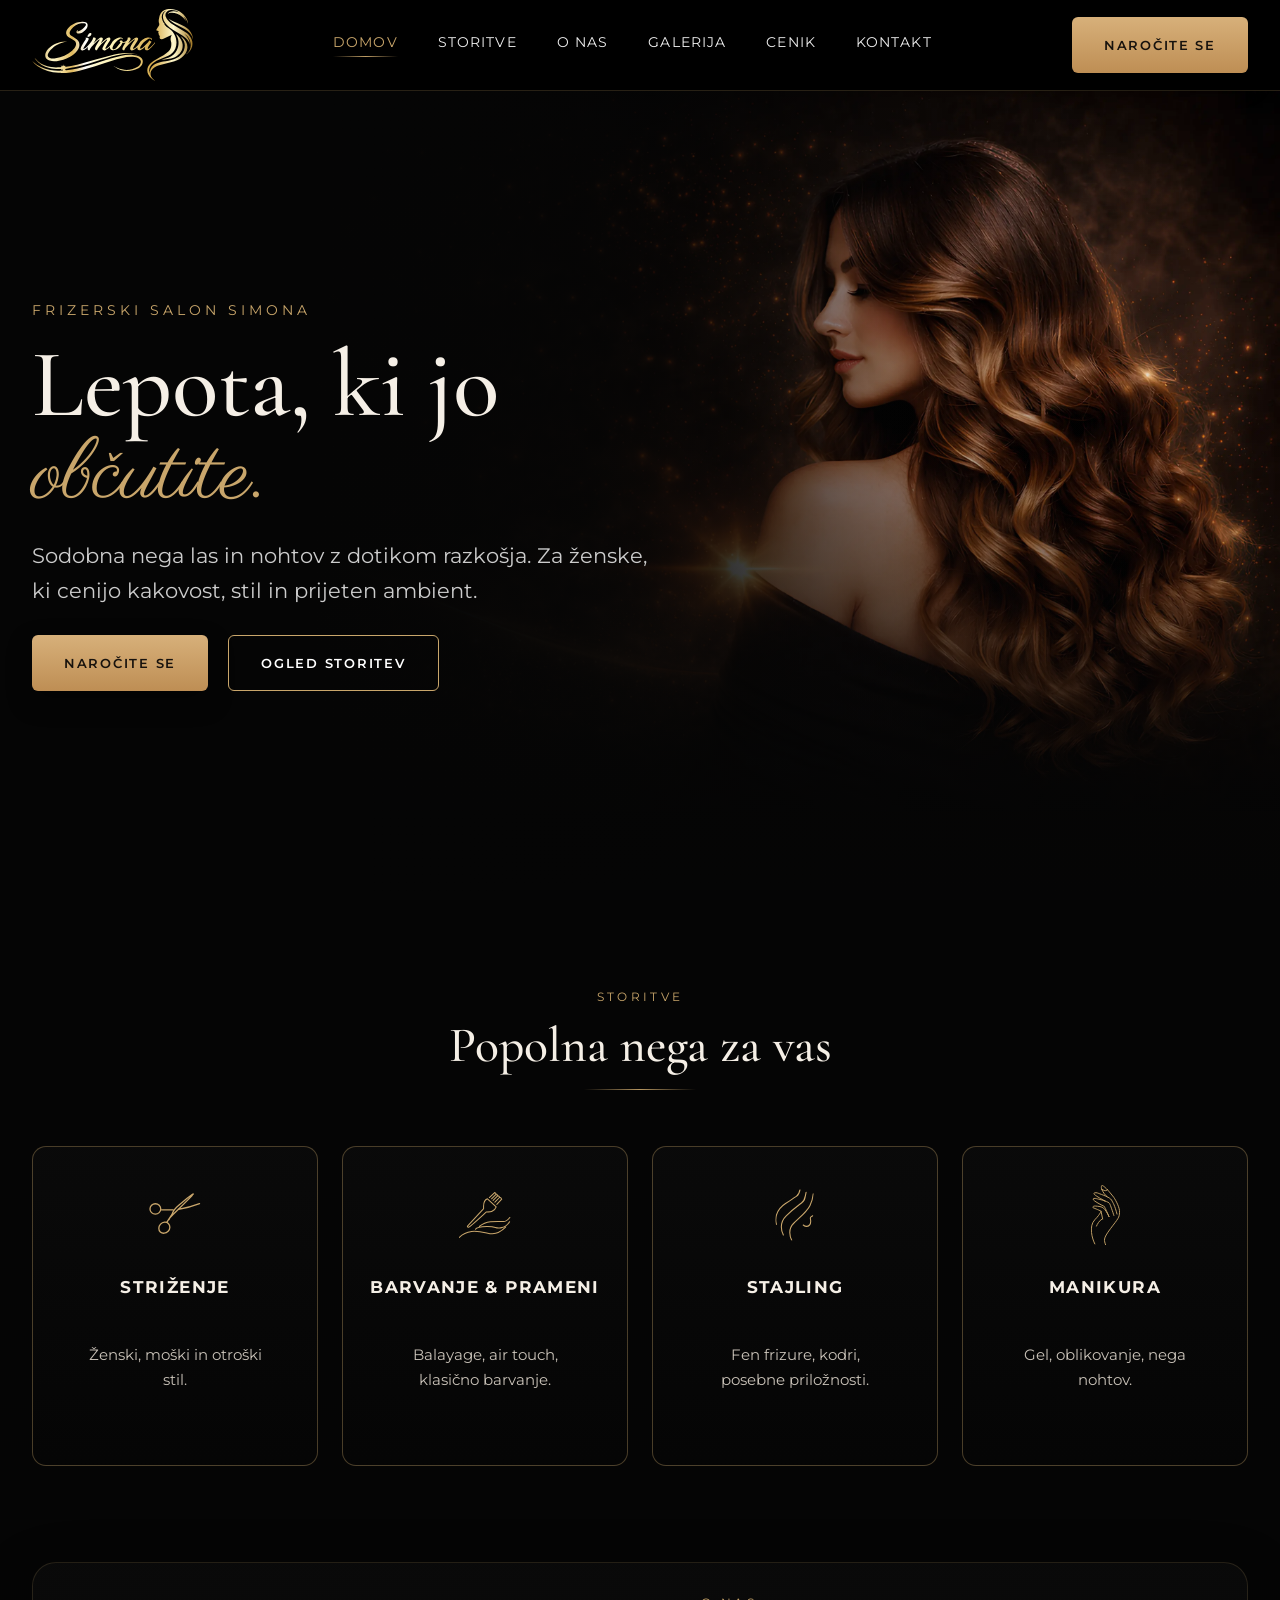
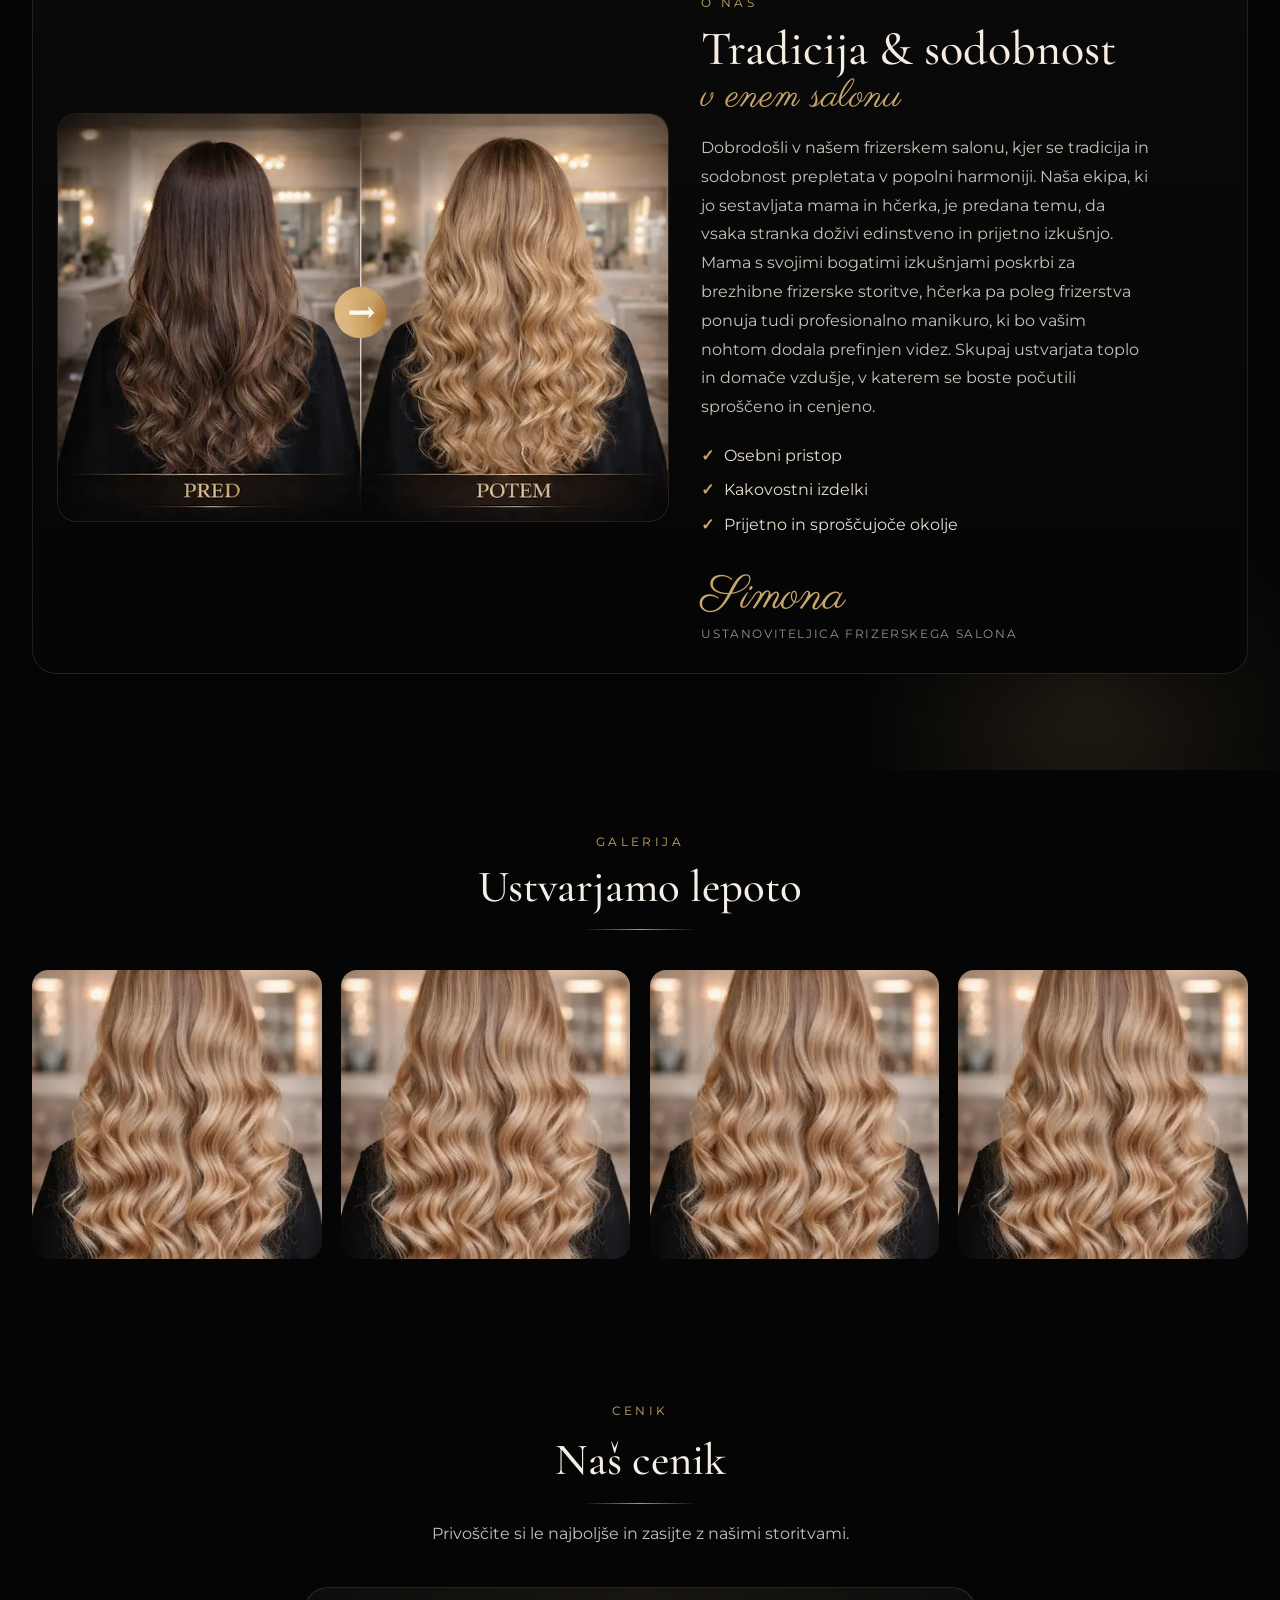
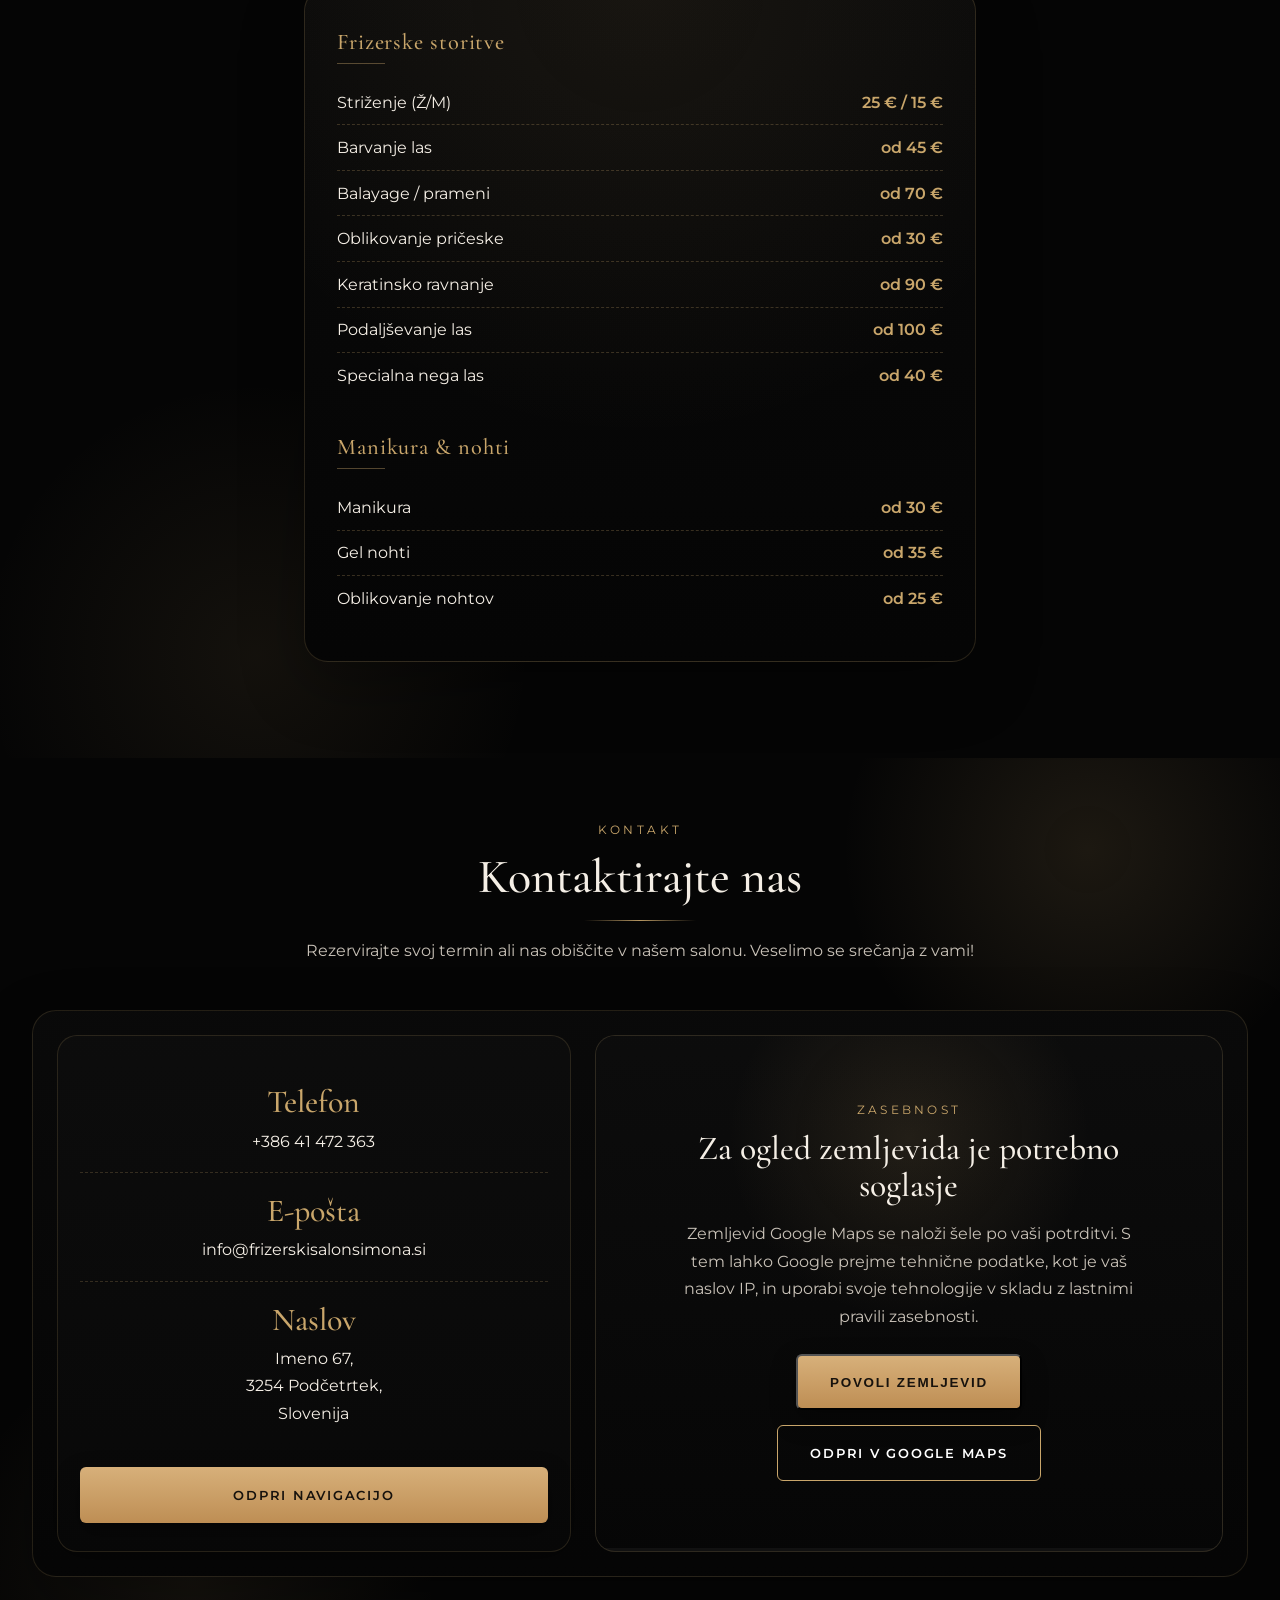
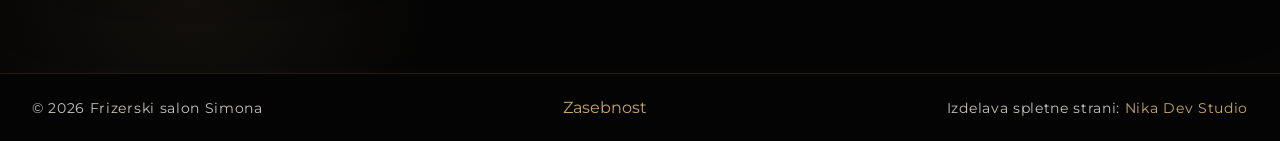
<file: index.html>
<!doctype html>
<html lang="sl">
  <head>
    <meta charset="UTF-8" />
    <meta name="viewport" content="width=device-width, initial-scale=1.0" />

    <title>
      Frizerski salon Simona | Striženje, barvanje, stajling in manikura
    </title>

    <meta
      name="description"
      content="Frizerski salon Simona nudi sodobno striženje, barvanje, stajling in manikuro v prijetnem in elegantnem ambientu v Podčetrtku."
    />
    <meta name="author" content="Frizerski salon Simona" />
    <meta name="robots" content="index, follow" />
    <meta name="theme-color" content="#050505" />

    <!-- Open Graph -->
    <meta
      property="og:title"
      content="Frizerski salon Simona | Striženje, barvanje, stajling in manikura"
    />
    <meta
      property="og:description"
      content="Sodobna nega las in nohtov z dotikom razkošja. Odkrijte storitve frizerskega salona Simona."
    />
    <meta property="og:type" content="website" />
    <meta property="og:locale" content="sl_SI" />
    <meta property="og:image" content="obrazky/hero-simona.webp" />

    <!-- Favicon placeholder -->
    <link rel="icon" type="image/png" href="obrazky/favicon.png" />

    <link rel="stylesheet" href="styles.css" />

    <link rel="preconnect" href="https://fonts.googleapis.com" />
    <link rel="preconnect" href="https://fonts.gstatic.com" crossorigin />
    <link
      href="https://fonts.googleapis.com/css2?family=Cormorant+Garamond:wght@400;500;600;700&family=Montserrat:wght@400;500;600;700&family=Parisienne&display=swap"
      rel="stylesheet"
    />
  </head>

  <body>
    <header class="header">
      <div class="container header-inner">
        <a href="#home" class="logo" aria-label="Frizerski salon Simona">
  <img
    src="obrazky/logo-simona.svg"
    alt="Frizerski salon Simona"
    class="logo-image"
  />
</a>

        <button
          class="menu-toggle"
          type="button"
          aria-label="Odpri meni"
          aria-expanded="false"
          aria-controls="mobile-menu"
        >
          <span></span>
          <span></span>
          <span></span>
        </button>

        <nav class="nav" aria-label="Glavna navigacija">
          <a href="#home">DOMOV</a>
          <a href="#services">STORITVE</a>
          <a href="#about">O NAS</a>
          <a href="#gallery">GALERIJA</a>
          <a href="#pricing">CENIK</a>
          <a href="#contact">KONTAKT</a>
        </nav>

        <a href="#contact" class="btn btn-primary header-cta">
          <span>NAROČITE SE</span>
        </a>
      </div>

      <div class="mobile-menu" id="mobile-menu">
        <nav class="mobile-nav" aria-label="Mobilna navigacija">
          <a href="#home">DOMOV</a>
          <a href="#services">STORITVE</a>
          <a href="#about">O NAS</a>
          <a href="#gallery">GALERIJA</a>
          <a href="#pricing">CENIK</a>
          <a href="#contact">KONTAKT</a>
          <a href="#contact" class="btn btn-primary mobile-menu-btn">
            <span>NAROČITE SE</span>
          </a>
        </nav>
      </div>
    </header>

    <main>
      <section class="hero" id="home">
        <div class="container hero-inner">
          <div class="hero-content">
            <p class="kicker">FRIZERSKI SALON SIMONA</p>

            <h1>
              Lepota, ki jo
              <span>občutite.</span>
            </h1>

            <p class="desc">
              Sodobna nega las in nohtov z dotikom razkošja. Za ženske, ki
              cenijo kakovost, stil in prijeten ambient.
            </p>

            <div class="buttons">
              <a href="#contact" class="btn btn-primary">
                <span>NAROČITE SE</span>
              </a>
              <a href="#services" class="btn outline">OGLED STORITEV</a>
            </div>
          </div>
        </div>

        <div class="hero-image-wrap" aria-hidden="true">
          <img src="obrazky/hero-simona.webp" alt="" class="hero-image" />
        </div>
      </section>

      <section class="services" id="services">
        <div class="container">
          <div class="services-heading">
            <p class="section-kicker">STORITVE</p>
            <h2>Popolna nega za vas</h2>
            <div class="section-line"></div>
          </div>

          <div class="services-grid">
            <article class="service-card">
              <div class="service-icon">
                <svg viewBox="0 0 157 135" aria-hidden="true">
                  <path
                    d="M19.5 33.0081C28.6866 33.0081 36 40.2445 36 49.0081C36 57.7717 28.6866 65.0081 19.5 65.0081C10.3134 65.0081 3 57.7717 3 49.0081C3 40.2445 10.3134 33.0081 19.5 33.0081Z"
                  />
                  <path
                    d="M35.3752 95.4487C42.3431 88.0421 53.0579 87.4926 59.3016 93.3666C65.5453 99.2405 65.6502 109.969 58.6823 117.375C51.7143 124.782 40.9996 125.332 34.7558 119.458C28.5121 113.584 28.4072 102.855 35.3752 95.4487Z"
                  />
                  <path
                    d="M38.5 51.5081H74M55.5 88.5081L71 65.0081C72.1667 60.3414 77.7 48.4081 90.5 38.0081C106.5 25.0081 133 2.5081 135.5 3.0081C137.5 3.4081 105.667 34.8414 89.5 50.5081C80 59.5081 61.1 78.3081 61.5 81.5081M90.5 50.5081C101.333 48.5081 129.4 42.1081 155 32.5081"
                  />
                </svg>
              </div>
              <h3>STRIŽENJE</h3>
              <p>Ženski, moški in otroški stil.</p>
            </article>

            <article class="service-card">
              <div class="service-icon">
                <svg viewBox="0 0 199 178" aria-hidden="true">
                  <path
                    d="M118.074 21.4678L138.574 1.9678L143.824 5.9678V9.4678M143.824 9.4678L126.574 26.4678M143.824 9.4678L148.824 10.4678L151.097 14.4678M151.097 14.4678L132.574 32.9678M151.097 14.4678L155.574 16.4678L157.704 19.9678L158.074 20.4678M139.574 39.4678L158.074 20.4678M158.074 20.4678L163.074 22.9678L166.074 27.9678L147.074 47.9678M1.07434 176.468C7.40767 169.968 25.8743 156.268 49.0743 153.468C78.0743 149.968 111.854 161.509 120.574 161.968C130.074 162.468 149.074 168.968 181.074 136.968M64.0743 144.968C65.9077 141.634 77.2743 134.768 108.074 133.968C146.574 132.968 139.074 143.968 162.074 139.468C180.474 135.868 192.741 121.968 196.574 115.468M79.0743 133.968C85.5743 128.468 103.274 117.068 122.074 115.468C140.874 113.868 163.241 114.468 172.074 114.968C179.074 115.468 187.574 111.368 197.574 98.9678M110.574 26.4678C105.074 28.4678 94.3743 38.2678 95.5743 61.4678C95.741 62.6345 95.6743 65.3678 94.0743 66.9678C92.4743 68.5678 52.741 111.634 33.0743 132.968C32.241 135.301 33.5743 137.468 37.0743 136.968C42.7439 136.158 85.5743 96.3011 106.574 77.4678C112.574 77.4678 126.974 76.1678 128.574 74.9678C135.074 72.4678 141.574 66.9678 144.574 57.9678L110.574 26.4678Z"
                  />
                </svg>
              </div>
              <h3>BARVANJE &amp; PRAMENI</h3>
              <p>Balayage, air touch, klasično barvanje.</p>
            </article>

            <article class="service-card">
              <div class="service-icon">
                <svg viewBox="0 0 142 189" aria-hidden="true">
                  <path
                    d="M3.9788 128.747C-1.18787 113.58 -1.7212 76.9466 37.4788 51.7466C76.6788 26.5466 70.9974 29.7466 77.4788 25.2466C83.9602 20.7466 88.5788 14.6466 90.9788 0.246597M29.4788 168.247C21.9788 155.247 13.5788 122.847 39.9788 97.2466C72.9788 65.2466 81.9602 61.7466 96.4788 49.7466C110.997 37.7466 108.479 33.2466 113.479 10.2466M60.4788 187.747C53.8121 175.747 45.7788 146.547 66.9788 125.747C93.4788 99.7466 117.479 80.7466 127.979 58.7466C138.479 36.7466 138.979 26.7466 139.979 16.2466M102.979 131.247C105.479 133.247 116.879 140.847 126.479 131.247C136.079 121.647 125.979 105.247 130.479 102.247C134.979 99.2466 137.979 97.2466 137.979 97.2466"
                  />
                </svg>
              </div>
              <h3>STAJLING</h3>
              <p>Fen frizure, kodri, posebne priložnosti.</p>
            </article>

            <article class="service-card">
              <div class="service-icon">
                <svg viewBox="0 0 95 195" aria-hidden="true">
                  <path
                    d="M12.7635 191.442C4.26347 174.275 -7.63653 134.542 12.7635 112.942C38.2635 85.9421 29.603 84.9973 33.103 85.4973M18.2635 133.442C20.5968 127.609 27.5635 114.842 36.7635 110.442M38.2635 110.442L32.9996 84.9973C25.1662 81.164 8.06348 73.9421 7.26348 73.9421C6.26348 73.9421 4.76349 67.9421 14.2635 68.4421C23.7635 68.9421 36.4996 69.9973 41.4996 75.4973C46.4996 80.9973 52.9467 89.0526 59.4996 103.997C53.9996 91.164 43.8635 68.4421 42.2635 68.4421C40.2635 68.4421 4.98481 50.6197 7.26348 45.4421C8.99957 41.4973 19.5615 44.5709 20.9996 44.9973C22.4996 45.4421 33.8612 47.569 45.7635 51.8741M74.7635 98.9973C71.2635 87.4973 63.5635 65.1421 60.7635 59.9421C59.4261 57.4583 53.1242 54.5365 45.7635 51.8741M45.7635 51.8741C32.7635 45.0634 7.36351 30.6421 9.76349 27.4421C12.7635 23.4421 19.7635 24.9421 25.7635 27.4421C31.7635 29.9421 62.2635 39.4421 67.2635 48.9421C72.2635 58.4421 77.4996 65.4973 84.9996 94.4973M52.9996 38.3676C47.0984 33.8549 38.5391 22.8379 35.2635 13.6849M47.7635 193.942C43.2635 179.442 38.2635 175.942 63.7635 141.942C89.2635 107.942 92.2635 106.942 93.2635 88.4421C94.0635 73.6421 81.2635 50.2754 74.7635 40.4421C66.1536 29.3722 59.2457 21.265 53.7635 15.4082M35.2635 13.6849C33.8209 9.65395 33.5513 5.61106 35.2635 1.9421C36.3022 0.441672 41.4173 2.21825 53.7635 15.4082M35.2635 13.6849C40.4302 17.0814 51.3635 22.1811 53.7635 15.4082"
                  />
                </svg>
              </div>
              <h3>MANIKURA</h3>
              <p>Gel, oblikovanje, nega nohtov.</p>
            </article>
          </div>
        </div>
      </section>

      <section class="about" id="about">
        <div class="container">
          <div class="about-card">
            <div class="about-media">
              <img
                src="obrazky/before-after.webp"
                alt="Primerjava pred in potem po barvanju in oblikovanju pričeske"
                class="about-photo"
              />
            </div>

            <div class="about-content">
              <p class="about-kicker">O NAS</p>

              <h2 class="about-title">
                Tradicija &amp; sodobnost
                <span>v enem salonu</span>
              </h2>

              <p class="about-text">
                Dobrodošli v našem frizerskem salonu, kjer se tradicija in
                sodobnost prepletata v popolni harmoniji. Naša ekipa, ki jo
                sestavljata mama in hčerka, je predana temu, da vsaka stranka
                doživi edinstveno in prijetno izkušnjo. Mama s svojimi bogatimi
                izkušnjami poskrbi za brezhibne frizerske storitve, hčerka pa
                poleg frizerstva ponuja tudi profesionalno manikuro, ki bo vašim
                nohtom dodala prefinjen videz. Skupaj ustvarjata toplo in domače
                vzdušje, v katerem se boste počutili sproščeno in cenjeno.
              </p>

              <ul class="about-list">
                <li>Osebni pristop</li>
                <li>Kakovostni izdelki</li>
                <li>Prijetno in sproščujoče okolje</li>
              </ul>

              <div class="about-signature">
                <span>Simona</span>
                <small>ustanoviteljica frizerskega salona</small>
              </div>
            </div>
          </div>
        </div>
      </section>

      <section class="gallery" id="gallery">
        <div class="container">
          <div class="gallery-heading">
            <p class="section-kicker">GALERIJA</p>
            <h2>Ustvarjamo lepoto</h2>
            <div class="section-line"></div>
          </div>

          <div class="gallery-grid">
            <div class="gallery-item">
              <img
                src="obrazky/gallery2.webp"
                alt="Frizura z dolgimi kodri in poudarjenimi prameni"
              />
            </div>

            <div class="gallery-item">
              <img
                src="obrazky/gallery2.webp"
                alt="Frizura z dolgimi kodri in poudarjenimi prameni"
              />
            </div>

            <div class="gallery-item">
              <img
                src="obrazky/gallery2.webp"
                alt="Frizura z dolgimi kodri in poudarjenimi prameni"
              />
            </div>

            <div class="gallery-item">
              <img
                src="obrazky/gallery2.webp"
                alt="Frizura z dolgimi kodri in poudarjenimi prameni"
              />
            </div>
          </div>
        </div>
      </section>

      <section class="pricing" id="pricing">
        <div class="container">
          <div class="pricing-heading">
            <p class="section-kicker">CENIK</p>
            <h2>Naš cenik</h2>
            <div class="section-line"></div>
            <p class="pricing-intro">
              Privoščite si le najboljše in zasijte z našimi storitvami.
            </p>
          </div>

          <div class="pricing-card">
            <div class="pricing-group">
              <h3>Frizerske storitve</h3>

              <ul class="pricing-list">
                <li><span>Striženje (Ž/M)</span><span>25 € / 15 €</span></li>
                <li><span>Barvanje las</span><span>od 45 €</span></li>
                <li><span>Balayage / prameni</span><span>od 70 €</span></li>
                <li><span>Oblikovanje pričeske</span><span>od 30 €</span></li>
                <li><span>Keratinsko ravnanje</span><span>od 90 €</span></li>
                <li><span>Podaljševanje las</span><span>od 100 €</span></li>
                <li><span>Specialna nega las</span><span>od 40 €</span></li>
              </ul>
            </div>

            <div class="pricing-group">
              <h3>Manikura &amp; nohti</h3>

              <ul class="pricing-list">
                <li><span>Manikura</span><span>od 30 €</span></li>
                <li><span>Gel nohti</span><span>od 35 €</span></li>
                <li><span>Oblikovanje nohtov</span><span>od 25 €</span></li>
              </ul>
            </div>
          </div>
        </div>
      </section>

      <section class="contact" id="contact">
        <div class="container">
          <div class="contact-heading">
            <p class="section-kicker">KONTAKT</p>
            <h2>Kontaktirajte nas</h2>
            <div class="section-line"></div>
            <p class="contact-intro">
              Rezervirajte svoj termin ali nas obiščite v našem salonu. Veselimo
              se srečanja z vami!
            </p>
          </div>

          <div class="contact-card">
            <div class="contact-info">
              <div class="contact-info-box">
                <div class="contact-item">
                  <h3>Telefon</h3>
                  <a href="tel:+38641472363">+386 41 472 363</a>
                </div>

                <div class="contact-item">
                  <h3>E-pošta</h3>
                  <a href="mailto:info@frizerskisalonsimona.si"
                    >info@frizerskisalonsimona.si</a
                  >
                </div>

                <div class="contact-item">
                  <h3>Naslov</h3>
                  <p>
                    Imeno 67,<br />
                    3254 Podčetrtek,<br />
                    Slovenija
                  </p>
                </div>

                <a
                  href="https://www.google.com/maps/search/?api=1&query=Imeno+67,+3254+Podčetrtek,+Slovenija"
                  target="_blank"
                  rel="noopener noreferrer"
                  class="btn btn-primary contact-btn"
                >
                  <span>ODPRI NAVIGACIJO</span>
                </a>
              </div>
            </div>

            <div class="contact-map-wrap">
              <div
                class="map-consent"
                id="map-consent"
                data-map-src="https://www.google.com/maps?q=Imeno+67,+3254+Podčetrtek,+Slovenija&z=15&output=embed"
              >
                <div class="map-consent-inner">
                  <p class="map-consent-kicker">ZASEBNOST</p>
                  <h3>Za ogled zemljevida je potrebno soglasje</h3>
                  <p class="map-consent-text">
                    Zemljevid Google Maps se naloži šele po vaši potrditvi. S
                    tem lahko Google prejme tehnične podatke, kot je vaš naslov
                    IP, in uporabi svoje tehnologije v skladu z lastnimi pravili
                    zasebnosti.
                  </p>

                  <div class="map-consent-actions">
                    <button type="button" class="btn btn-primary" id="accept-map">
                      <span>POVOLI ZEMLJEVID</span>
                    </button>

                    <a
                      href="https://www.google.com/maps/search/?api=1&query=Imeno+67,+3254+Podčetrtek,+Slovenija"
                      target="_blank"
                      rel="noopener noreferrer"
                      class="btn outline"
                    >
                      ODPRI V GOOGLE MAPS
                    </a>
                  </div>
                </div>
              </div>
            </div>
          </div>
        </div>
      </section>
    </main>

    <footer class="footer">
      <div class="container footer-inner">
        <div class="footer-left">
          <span>© 2026 Frizerski salon Simona</span>
        </div>

        <div class="footer-center">
          <a href="privacy.html">Zasebnost</a>
        </div>

        <div class="footer-right">
          <span>
            Izdelava spletne strani:
            <a
              href="https://nikadevstudio.si"
              target="_blank"
              rel="noopener noreferrer"
            >
              Nika Dev Studio
            </a>
          </span>
        </div>
      </div>
    </footer>

    <script src="script.js"></script>
  </body>
</html>
</file>
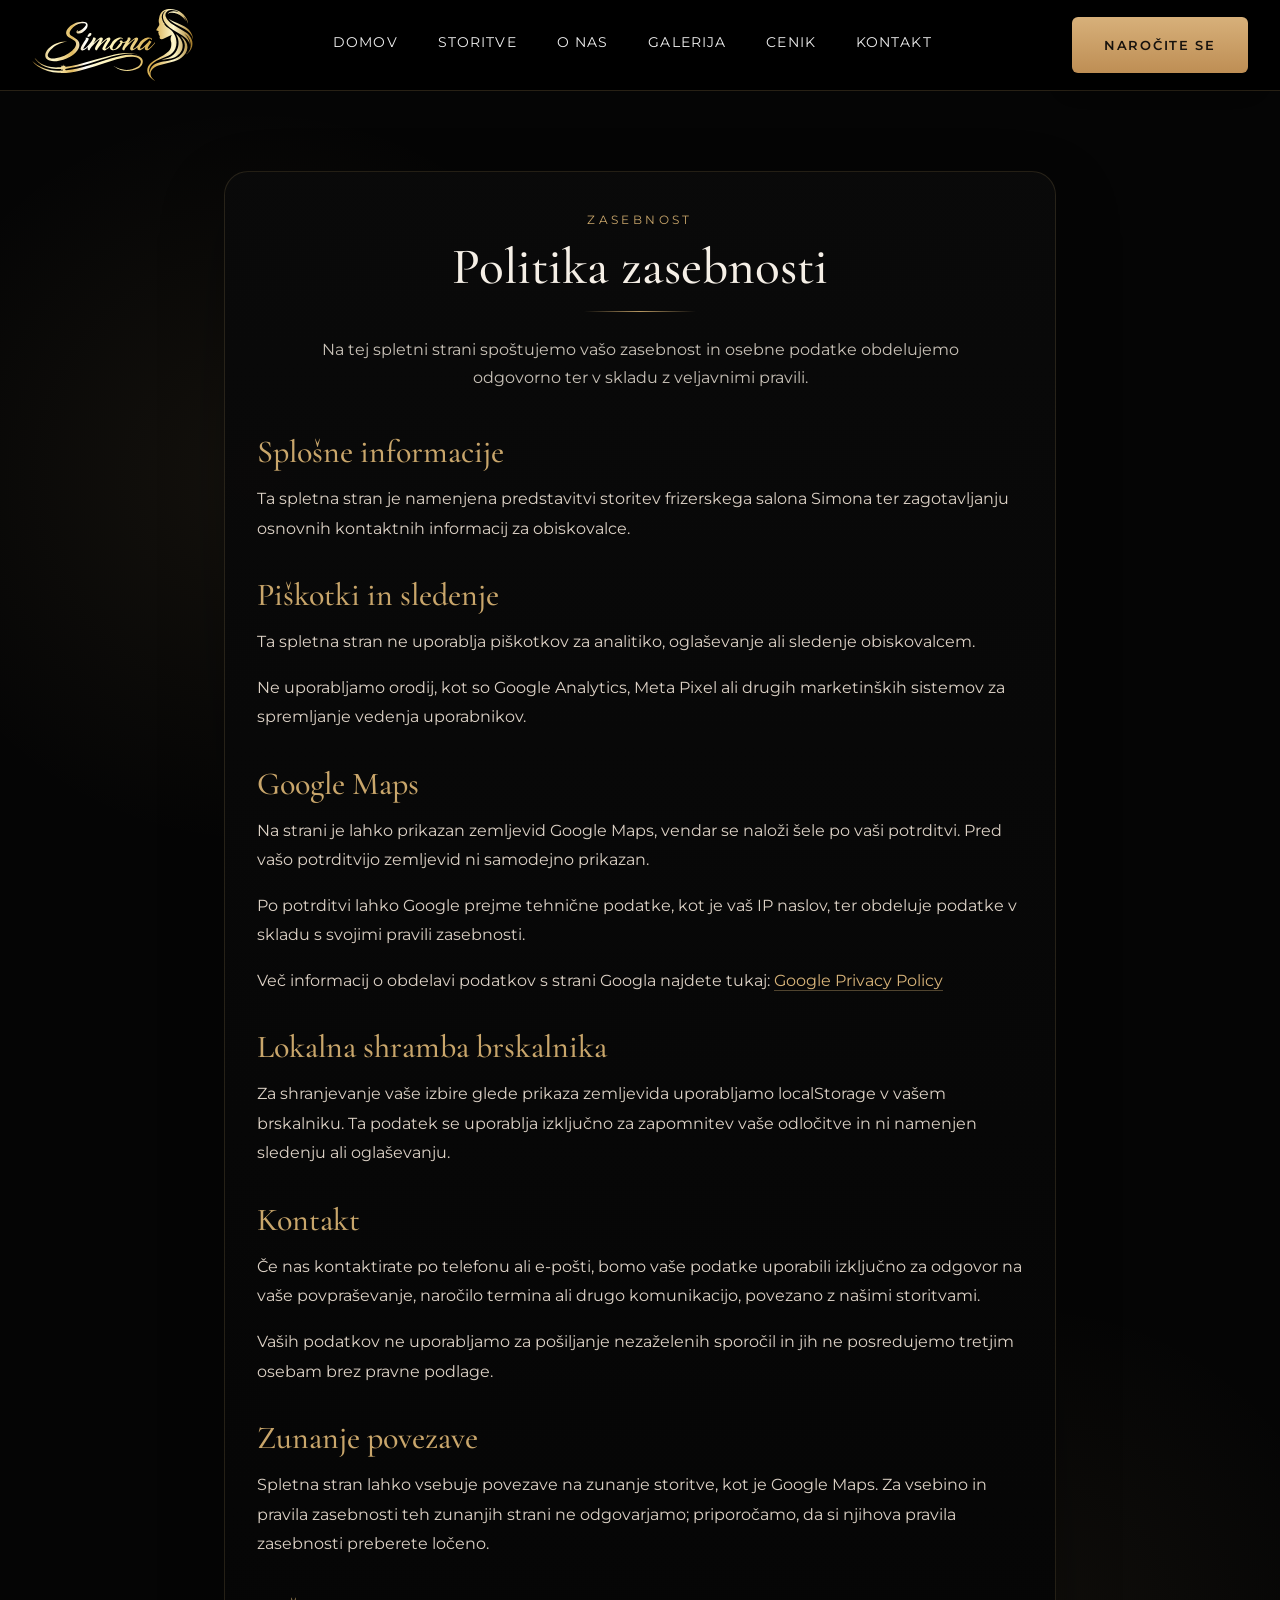
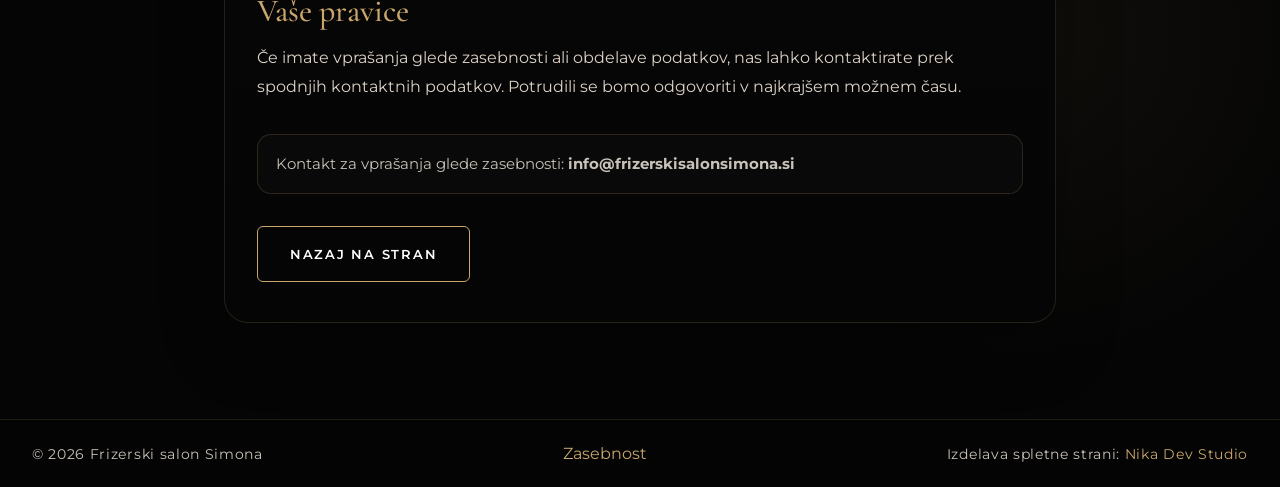
<file: privacy.html>
<!doctype html>
<html lang="sl">
  <head>
    <meta charset="UTF-8" />
    <meta name="viewport" content="width=device-width, initial-scale=1.0" />
    <title>Politika zasebnosti | Frizerski salon Simona</title>
    <meta
      name="description"
      content="Politika zasebnosti spletne strani Frizerski salon Simona."
    />

    <link rel="stylesheet" href="styles.css" />

    <link rel="preconnect" href="https://fonts.googleapis.com" />
    <link rel="preconnect" href="https://fonts.gstatic.com" crossorigin />
    <link
      href="https://fonts.googleapis.com/css2?family=Cormorant+Garamond:wght@400;500;600;700&family=Montserrat:wght@400;500;600;700&family=Parisienne&display=swap"
      rel="stylesheet"
    />
  </head>

  <body>
    <header class="header">
      <div class="container header-inner">
        <a href="#home" class="logo" aria-label="Frizerski salon Simona">
  <img
    src="obrazky/logo-simona.svg"
    alt="Frizerski salon Simona"
    class="logo-image"
  />
</a>

        <button
          class="menu-toggle"
          type="button"
          aria-label="Odpri meni"
          aria-expanded="false"
          aria-controls="mobile-menu"
        >
          <span></span>
          <span></span>
          <span></span>
        </button>

        <nav class="nav" aria-label="Glavna navigacija">
          <a href="index.html#home">DOMOV</a>
          <a href="index.html#services">STORITVE</a>
          <a href="index.html#about">O NAS</a>
          <a href="index.html#gallery">GALERIJA</a>
          <a href="index.html#pricing">CENIK</a>
          <a href="index.html#contact">KONTAKT</a>
        </nav>

        <a href="index.html#contact" class="btn btn-primary header-cta">
          <span>NAROČITE SE</span>
        </a>
      </div>

      <div class="mobile-menu" id="mobile-menu">
        <nav class="mobile-nav" aria-label="Mobilna navigacija">
          <a href="index.html#home">DOMOV</a>
          <a href="index.html#services">STORITVE</a>
          <a href="index.html#about">O NAS</a>
          <a href="index.html#gallery">GALERIJA</a>
          <a href="index.html#pricing">CENIK</a>
          <a href="index.html#contact">KONTAKT</a>
          <a href="index.html#contact" class="btn btn-primary mobile-menu-btn">
            <span>NAROČITE SE</span>
          </a>
        </nav>
      </div>
    </header>

    <main class="privacy-page">
      <div class="container">
        <div class="privacy-card">
          <p class="privacy-kicker">ZASEBNOST</p>
          <h1 class="privacy-title">Politika zasebnosti</h1>
          <div class="privacy-line"></div>

          <p class="privacy-intro">
            Na tej spletni strani spoštujemo vašo zasebnost in osebne podatke
            obdelujemo odgovorno ter v skladu z veljavnimi pravili.
          </p>

          <div class="privacy-content">
            <h2>Splošne informacije</h2>
            <p>
              Ta spletna stran je namenjena predstavitvi storitev frizerskega
              salona Simona ter zagotavljanju osnovnih kontaktnih informacij za
              obiskovalce.
            </p>

            <h2>Piškotki in sledenje</h2>
            <p>
              Ta spletna stran ne uporablja piškotkov za analitiko,
              oglaševanje ali sledenje obiskovalcem.
            </p>
            <p>
              Ne uporabljamo orodij, kot so Google Analytics, Meta Pixel ali
              drugih marketinških sistemov za spremljanje vedenja uporabnikov.
            </p>

            <h2>Google Maps</h2>
            <p>
              Na strani je lahko prikazan zemljevid Google Maps, vendar se
              naloži šele po vaši potrditvi. Pred vašo potrditvijo zemljevid ni
              samodejno prikazan.
            </p>
            <p>
              Po potrditvi lahko Google prejme tehnične podatke, kot je vaš IP
              naslov, ter obdeluje podatke v skladu s svojimi pravili
              zasebnosti.
            </p>
            <p>
              Več informacij o obdelavi podatkov s strani Googla najdete tukaj:
              <a
                href="https://policies.google.com/privacy"
                target="_blank"
                rel="noopener noreferrer"
              >
                Google Privacy Policy
              </a>
            </p>

            <h2>Lokalna shramba brskalnika</h2>
            <p>
              Za shranjevanje vaše izbire glede prikaza zemljevida uporabljamo
              localStorage v vašem brskalniku. Ta podatek se uporablja izključno
              za zapomnitev vaše odločitve in ni namenjen sledenju ali
              oglaševanju.
            </p>

            <h2>Kontakt</h2>
            <p>
              Če nas kontaktirate po telefonu ali e-pošti, bomo vaše podatke
              uporabili izključno za odgovor na vaše povpraševanje, naročilo
              termina ali drugo komunikacijo, povezano z našimi storitvami.
            </p>
            <p>
              Vaših podatkov ne uporabljamo za pošiljanje nezaželenih sporočil
              in jih ne posredujemo tretjim osebam brez pravne podlage.
            </p>

            <h2>Zunanje povezave</h2>
            <p>
              Spletna stran lahko vsebuje povezave na zunanje storitve, kot je
              Google Maps. Za vsebino in pravila zasebnosti teh zunanjih strani
              ne odgovarjamo; priporočamo, da si njihova pravila zasebnosti
              preberete ločeno.
            </p>

            <h2>Vaše pravice</h2>
            <p>
              Če imate vprašanja glede zasebnosti ali obdelave podatkov, nas
              lahko kontaktirate prek spodnjih kontaktnih podatkov. Potrudili se
              bomo odgovoriti v najkrajšem možnem času.
            </p>

            <div class="privacy-note">
              Kontakt za vprašanja glede zasebnosti:
              <strong>info@frizerskisalonsimona.si</strong>
            </div>

            <a href="index.html" class="btn outline privacy-back">
              NAZAJ NA STRAN
            </a>
          </div>
        </div>
      </div>
    </main>

    <footer class="footer">
      <div class="container footer-inner">
        <div class="footer-left">
          <span>© 2026 Frizerski salon Simona</span>
        </div>

        <div class="footer-center">
          <a href="privacy.html">Zasebnost</a>
        </div>

        <div class="footer-right">
          <span>
            Izdelava spletne strani:
            <a
              href="https://nikadevstudio.si"
              target="_blank"
              rel="noopener noreferrer"
            >
              Nika Dev Studio
            </a>
          </span>
        </div>
      </div>
    </footer>

    <script src="script.js"></script>
  </body>
</html>
</file>
<file: styles.css>
* {
  margin: 0;
  padding: 0;
  box-sizing: border-box;
}

html {
  font-size: 16px;
  scroll-behavior: smooth;
}

body {
  background: #050505;
  color: #f5efe6;
  font-family: "Montserrat", sans-serif;
  overflow-x: hidden;
}

section {
  scroll-margin-top: 7rem;
}

/* CONTAINER */
.container {
  width: min(80rem, calc(100% - 4rem));
  margin: 0 auto;
}

/* HEADER */
.header {
  position: sticky;
  top: 0;
  background: rgba(0, 0, 0, 0.9);
  backdrop-filter: blur(0.625rem);
  z-index: 1000;
  border-bottom: 0.0625rem solid rgba(201, 166, 107, 0.2);
}

.header-inner {
  display: flex;
  align-items: center;
  justify-content: space-between;
  gap: 1.5rem;
  min-height: 5.625rem;
}

.logo {
  display: flex;
  align-items: center;
  text-decoration: none;
  color: inherit;
  flex-shrink: 0;
}

.logo-image {
  display: block;
  height: 4.5rem;
  width: auto;
}


/* NAV */
.nav {
  display: flex;
  align-items: center;
  gap: 2.5rem;
}

.nav a {
  position: relative;
  text-decoration: none;
  color: #eee;
  font-size: 0.875rem;
  letter-spacing: 0.08em;
  padding-bottom: 0.35rem;
  transition: color 0.3s ease;
}

.nav a::after {
  content: "";
  position: absolute;
  left: 0;
  bottom: 0;
  width: 100%;
  height: 0.0625rem;
  background: linear-gradient(
    to right,
    transparent 0%,
    rgba(201, 166, 107, 0.95) 50%,
    transparent 100%
  );
  transform: scaleX(0);
  transform-origin: center;
  transition: transform 0.3s ease;
}

.nav a:hover {
  color: #c9a66b;
}

.nav a:hover::after,
.nav a.active::after {
  transform: scaleX(1);
}

.nav a.active {
  color: #c9a66b;
}

/* HAMBURGER */
.menu-toggle {
  display: none;
  width: 3rem;
  height: 3rem;
  border: 0.0625rem solid rgba(201, 166, 107, 0.35);
  border-radius: 0.5rem;
  background: rgba(255, 255, 255, 0.02);
  cursor: pointer;
  flex-direction: column;
  align-items: center;
  justify-content: center;
  gap: 0.32rem;
  transition:
    border-color 0.3s ease,
    background 0.3s ease;
}

.menu-toggle:hover {
  border-color: rgba(201, 166, 107, 0.7);
  background: rgba(255, 255, 255, 0.04);
}

.menu-toggle span {
  display: block;
  width: 1.35rem;
  height: 0.125rem;
  background: #c9a66b;
  border-radius: 999px;
  transition:
    transform 0.3s ease,
    opacity 0.3s ease;
}

.menu-toggle.active span:nth-child(1) {
  transform: translateY(0.445rem) rotate(45deg);
}

.menu-toggle.active span:nth-child(2) {
  opacity: 0;
}

.menu-toggle.active span:nth-child(3) {
  transform: translateY(-0.445rem) rotate(-45deg);
}

/* MOBILE MENU */
.mobile-menu {
  display: none;
  max-height: 0;
  overflow: hidden;
  border-top: 0.0625rem solid rgba(201, 166, 107, 0.12);
  background: rgba(3, 3, 3, 0.98);
  transition: max-height 0.35s ease;
}

.mobile-menu.open {
  max-height: 32rem;
}

.mobile-nav {
  display: flex;
  flex-direction: column;
  gap: 0.3rem;
  padding: 1rem 2rem 1.5rem;
}

.mobile-nav a {
  text-decoration: none;
  color: #f5efe6;
  font-size: 0.9rem;
  letter-spacing: 0.08em;
  padding: 0.95rem 0;
  border-bottom: 0.0625rem solid rgba(201, 166, 107, 0.1);
  transition: color 0.3s ease;
}

.mobile-nav a:hover,
.mobile-nav a.active {
  color: #c9a66b;
}

.mobile-nav .mobile-menu-btn {
  margin-top: 0.8rem;
  border-bottom: none;
  width: 100%;
}

/* BUTTONS */
.btn {
  position: relative;
  display: inline-flex;
  align-items: center;
  justify-content: center;
  min-height: 3.5rem;
  padding: 0 2rem;
  border-radius: 0.375rem;
  text-decoration: none;
  font-size: 0.84rem;
  font-weight: 600;
  letter-spacing: 0.13em;
  overflow: hidden;
}

.btn-primary {
  background: linear-gradient(180deg, #d7b07a 0%, #be8e54 100%);
  color: #17120d;
  box-shadow: 0 0.625rem 1.5rem rgba(0, 0, 0, 0.35);
}

.btn-primary span {
  position: relative;
  z-index: 2;
}

.btn-primary::before {
  content: "";
  position: absolute;
  top: 0;
  left: -75%;
  width: 40%;
  height: 100%;
  background: linear-gradient(
    120deg,
    rgba(255, 255, 255, 0) 0%,
    rgba(255, 255, 255, 0.15) 35%,
    rgba(255, 255, 255, 0.55) 50%,
    rgba(255, 255, 255, 0.15) 65%,
    rgba(255, 255, 255, 0) 100%
  );
  transform: skewX(-20deg);
  z-index: 1;
  animation: shimmer 3s ease-in-out infinite;
}

.btn.outline {
  border: 0.0625rem solid #c9a66b;
  color: #fff;
  background: transparent;
}

.header-cta {
  flex-shrink: 0;
}

@keyframes shimmer {
  0% {
    left: -75%;
  }
  60% {
    left: 135%;
  }
  100% {
    left: 135%;
  }
}

/* HERO */
.hero {
  position: relative;
  min-height: calc(100vh - 5.625rem);
  display: flex;
  align-items: center;
  overflow: hidden;
  background:
    radial-gradient(
      circle at 70% 40%,
      rgba(201, 166, 107, 0.2),
      transparent 30%
    ),
    linear-gradient(90deg, #020202 0%, #050505 40%, #140a04 100%);
}

.hero-inner {
  position: relative;
  z-index: 3;
}

.hero-content {
  max-width: 40.625rem;
}

.kicker {
  color: #c9a66b;
  letter-spacing: 0.285em;
  font-size: 0.875rem;
  margin-bottom: 1.25rem;
}

.hero h1 {
  font-family: "Cormorant Garamond", serif;
  font-size: 6rem;
  line-height: 0.95;
  font-weight: 500;
}

.hero h1 span {
  display: block;
  font-family: "Parisienne", cursive;
  font-size: 5.4rem;
  color: #c9a66b;
  margin-top: 0.0625em;
}

.desc {
  margin: 1.238rem 0 1.619rem;
  color: #ccc;
  line-height: 1.7;
  font-size: 1.3125rem;
  max-width: 38.75rem;
}

.buttons {
  display: flex;
  gap: 1.25rem;
  flex-wrap: wrap;
}

/* IMAGE */
.hero-image-wrap {
  position: absolute;
  top: 0;
  right: 0;
  width: 100vw;
  height: 80vh;
  display: flex;
  justify-content: flex-end;
  align-items: flex-start;
  z-index: 1;
  pointer-events: none;
}

.hero-image {
  width: auto;
  height: 100%;
  object-fit: contain;
  object-position: right center;
  display: block;
  filter: drop-shadow(0 2.5rem 5.625rem rgba(0, 0, 0, 0.6));
}

.hero::after {
  content: "";
  position: absolute;
  inset: 0;
  background:
    linear-gradient(
      to right,
      #050505 0%,
      #050505 24%,
      rgba(5, 5, 5, 0.98) 36%,
      rgba(5, 5, 5, 0.92) 46%,
      rgba(5, 5, 5, 0.74) 56%,
      rgba(5, 5, 5, 0.46) 66%,
      rgba(5, 5, 5, 0.18) 78%,
      transparent 94%
    ),
    linear-gradient(
      to top,
      rgba(5, 5, 5, 1) 0%,
      rgba(5, 5, 5, 0.94) 10%,
      rgba(5, 5, 5, 0.72) 22%,
      rgba(5, 5, 5, 0.38) 38%,
      rgba(5, 5, 5, 0.12) 55%,
      transparent 72%
    );
  z-index: 2;
  pointer-events: none;
}

/* SERVICES */
.services {
  padding: 5.5rem 0 6rem;
  background: #050505;
}

.services-heading {
  text-align: center;
  margin-bottom: 3.5rem;
}

.section-kicker {
  color: #c9a66b;
  letter-spacing: 0.28em;
  font-size: 0.75rem;
  margin-bottom: 0.9rem;
}

.services-heading h2 {
  font-family: "Cormorant Garamond", serif;
  font-size: 3.1rem;
  font-weight: 500;
  color: #f5efe6;
  line-height: 1.1;
}

.section-line {
  width: 7rem;
  height: 0.0625rem;
  margin: 1rem auto 0;
  background: linear-gradient(
    to right,
    transparent 0%,
    rgba(201, 166, 107, 0.9) 50%,
    transparent 100%
  );
}

.services-grid {
  display: grid;
  grid-template-columns: repeat(4, minmax(0, 1fr));
  gap: 1.5rem;
}

.service-card {
  min-height: 20rem;
  padding: 2rem 1.5rem 1.5rem;
  border: 0.0625rem solid rgba(201, 166, 107, 0.35);
  border-radius: 0.875rem;
  background: linear-gradient(
    180deg,
    rgba(10, 10, 10, 0.96) 0%,
    rgba(5, 5, 5, 0.98) 100%
  );
  text-align: center;
  display: flex;
  flex-direction: column;
  align-items: center;
  justify-content: flex-start;
}

.service-icon {
  height: 4.5rem;
  display: flex;
  align-items: center;
  justify-content: center;
  margin-bottom: 1.6rem;
}

.service-icon svg {
  width: 3.2rem;
  height: auto;
  display: block;
  fill: none;
  stroke: #c9a66b;
  stroke-width: 4;
  stroke-linecap: round;
  stroke-linejoin: round;
}

.service-card:nth-child(3) .service-icon svg,
.service-card:nth-child(4) .service-icon svg {
  transform: scale(0.75);
}

.service-card:nth-child(4) .service-icon svg {
  stroke-width: 3;
  height: 5rem;
  width: auto;
}

.service-card h3 {
  min-height: 3.2rem;
  margin-bottom: 0.9rem;
  font-size: 1.05rem;
  letter-spacing: 0.08em;
  color: #f5efe6;
  line-height: 1.3;
}

.service-card p {
  color: #c9c2b8;
  font-size: 0.95rem;
  line-height: 1.65;
  max-width: 12rem;
  margin: 0 auto;
}

/* ABOUT */
.about {
  padding: 0 0 6rem;
  background:
    radial-gradient(
      circle at 85% 92%,
      rgba(201, 166, 107, 0.14),
      transparent 18%
    ),
    #050505;
}

.about-card {
  display: grid;
  grid-template-columns: minmax(0, 1.08fr) minmax(20rem, 0.92fr);
  gap: 2rem;
  align-items: center;
  padding: 1.5rem;
  border: 0.0625rem solid rgba(201, 166, 107, 0.16);
  border-radius: 1.5rem;
  background: linear-gradient(
    180deg,
    rgba(10, 10, 10, 0.94) 0%,
    rgba(5, 5, 5, 0.98) 100%
  );
  box-shadow: 0 1.5rem 4rem rgba(0, 0, 0, 0.28);
  overflow: hidden;
}

.about-media {
  position: relative;
  border: 0.0625rem solid rgba(201, 166, 107, 0.14);
  border-radius: 1.25rem;
  overflow: hidden;
  background: #0b0b0b;
  min-height: 24rem;
}

.about-photo {
  width: 100%;
  height: 100%;
  object-fit: cover;
  display: block;
}

.about-content {
  display: flex;
  flex-direction: column;
  justify-content: center;
  padding: 0.5rem 0.5rem 0.5rem 0;
}

.about-kicker {
  color: #c9a66b;
  letter-spacing: 0.28em;
  font-size: 0.75rem;
  margin-bottom: 0.85rem;
}

.about-title {
  font-family: "Cormorant Garamond", serif;
  font-size: 3rem;
  font-weight: 500;
  color: #f6ede2;
  line-height: 1.05;
  margin-bottom: 1rem;
}

.about-title span {
  display: block;
  margin-top: 0.18rem;
  font-family: "Parisienne", cursive;
  font-size: 2.45rem;
  color: #c9a66b;
}

.about-text {
  color: #c9c2b8;
  font-size: 1rem;
  line-height: 1.8;
  max-width: 28rem;
  margin-bottom: 1.35rem;
}

.about-list {
  list-style: none;
  margin-bottom: 1.6rem;
}

.about-list li {
  position: relative;
  padding-left: 1.4rem;
  margin-bottom: 0.7rem;
  color: #e7ddd1;
  font-size: 0.98rem;
  line-height: 1.5;
}

.about-list li::before {
  content: "✓";
  position: absolute;
  left: 0;
  top: 0;
  color: #c9a66b;
  font-weight: 700;
}

.about-signature span {
  display: block;
  font-family: "Parisienne", cursive;
  font-size: 3rem;
  color: #c9a66b;
  line-height: 1;
}

.about-signature small {
  display: block;
  margin-top: 0.35rem;
  font-size: 0.72rem;
  letter-spacing: 0.14em;
  text-transform: uppercase;
  color: rgba(245, 239, 230, 0.6);
}

/* GALLERY */
.gallery {
  padding: 4rem 0 5rem;
  background: #050505;
}

.gallery-heading {
  text-align: center;
  margin-bottom: 2.5rem;
}

.gallery-heading h2 {
  font-family: "Cormorant Garamond", serif;
  font-size: 2.8rem;
  font-weight: 500;
  color: #f5efe6;
  line-height: 1.1;
}

.gallery-grid {
  display: grid;
  grid-template-columns: repeat(4, minmax(0, 1fr));
  gap: 1.2rem;
}

.gallery-item {
  position: relative;
  border-radius: 1rem;
  overflow: hidden;
  background: #111;
  cursor: pointer;
}

.gallery-item img {
  width: 100%;
  height: 100%;
  aspect-ratio: 1 / 1;
  object-fit: cover;
  display: block;
  transition: transform 0.5s ease;
}

.gallery-item::after {
  content: "";
  position: absolute;
  inset: 0;
  background: linear-gradient(to top, rgba(0, 0, 0, 0.55), rgba(0, 0, 0, 0));
  opacity: 0;
  transition: opacity 0.4s ease;
}

.gallery-item:hover img {
  transform: scale(1.06);
}

.gallery-item:hover::after {
  opacity: 1;
}

/* PRICING */
.pricing {
  padding: 4rem 0 6rem;
  background:
    radial-gradient(
      circle at 20% 90%,
      rgba(201, 166, 107, 0.08),
      transparent 20%
    ),
    #050505;
}

.pricing-heading {
  text-align: center;
  margin-bottom: 2.5rem;
}

.pricing-heading h2 {
  font-family: "Cormorant Garamond", serif;
  font-size: 2.8rem;
  font-weight: 500;
  color: #f5efe6;
}

.pricing-intro {
  margin-top: 1rem;
  color: #c9c2b8;
  font-size: 1rem;
  line-height: 1.7;
  max-width: 32rem;
  margin-left: auto;
  margin-right: auto;
  text-align: center;
}

.pricing-card {
  max-width: 42rem;
  margin: 0 auto;
  padding: 2.5rem 2rem;
  border-radius: 1.5rem;
  border: 0.0625rem solid rgba(201, 166, 107, 0.18);
  background:
    radial-gradient(
      circle at 50% 0%,
      rgba(201, 166, 107, 0.08),
      transparent 60%
    ),
    linear-gradient(180deg, rgba(10, 10, 10, 0.96) 0%, rgba(5, 5, 5, 0.98) 100%);
  box-shadow: 0 1.5rem 4rem rgba(0, 0, 0, 0.3);
}

.pricing-group {
  margin-bottom: 2.2rem;
}

.pricing-group:last-child {
  margin-bottom: 0;
}

.pricing-group h3 {
  font-family: "Cormorant Garamond", serif;
  font-size: 1.4rem;
  font-weight: 500;
  color: #c9a66b;
  margin-bottom: 1rem;
  letter-spacing: 0.04em;
  position: relative;
}

.pricing-group h3::after {
  content: "";
  display: block;
  width: 3rem;
  height: 0.0625rem;
  background: rgba(201, 166, 107, 0.4);
  margin-top: 0.5rem;
}

.pricing-list {
  list-style: none;
}

.pricing-list li {
  display: flex;
  justify-content: space-between;
  align-items: center;
  gap: 1rem;
  padding: 0.8rem 0;
  border-bottom: 0.0625rem dashed rgba(201, 166, 107, 0.25);
}

.pricing-list li span:first-child {
  color: #f5efe6;
  font-size: 1rem;
}

.pricing-list li span:last-child {
  color: #c9a66b;
  font-weight: 600;
}

.pricing-list li:last-child {
  border-bottom: none;
}

/* CONTACT */
.contact {
  padding: 4rem 0 6rem;
  background:
    radial-gradient(
      circle at 85% 10%,
      rgba(201, 166, 107, 0.12),
      transparent 18%
    ),
    radial-gradient(
      circle at 15% 90%,
      rgba(201, 166, 107, 0.08),
      transparent 18%
    ),
    #050505;
}

.contact-heading {
  text-align: center;
  margin-bottom: 2.8rem;
}

.contact-heading h2 {
  font-family: "Cormorant Garamond", serif;
  font-size: 3rem;
  font-weight: 500;
  color: #f5efe6;
  line-height: 1.1;
}

.contact-intro {
  max-width: 42rem;
  margin: 1rem auto 0;
  color: #c9c2b8;
  font-size: 1rem;
  line-height: 1.75;
}

.contact-card {
  display: grid;
  grid-template-columns: minmax(18rem, 0.9fr) minmax(0, 1.1fr);
  gap: 1.5rem;
  align-items: stretch;
  padding: 1.5rem;
  border: 0.0625rem solid rgba(201, 166, 107, 0.16);
  border-radius: 1.5rem;
  background: linear-gradient(
    180deg,
    rgba(10, 10, 10, 0.94) 0%,
    rgba(5, 5, 5, 0.98) 100%
  );
  box-shadow: 0 1.5rem 4rem rgba(0, 0, 0, 0.28);
}

.contact-info {
  display: flex;
}

.contact-info-box {
  width: 100%;
  border: 0.0625rem solid rgba(201, 166, 107, 0.16);
  border-radius: 1.25rem;
  padding: 1.8rem 1.4rem;
  background: rgba(255, 255, 255, 0.015);
}

.contact-item {
  padding: 1.1rem 0;
  border-bottom: 0.0625rem dashed rgba(201, 166, 107, 0.22);
  text-align: center;
}

.contact-item:last-of-type {
  border-bottom: none;
  margin-bottom: 1.4rem;
}

.contact-item h3 {
  font-family: "Cormorant Garamond", serif;
  font-size: 2rem;
  font-weight: 500;
  color: #c9a66b;
  margin-bottom: 0.4rem;
}

.contact-item p,
.contact-item a {
  color: #f5efe6;
  font-size: 1rem;
  line-height: 1.7;
  text-decoration: none;
}

.contact-item a {
  transition: color 0.3s ease;
}

.contact-item a:hover {
  color: #c9a66b;
}

.contact-btn {
  width: 100%;
  justify-content: center;
}

.contact-map-wrap {
  min-height: 32rem;
  border-radius: 1.25rem;
  overflow: hidden;
  border: 0.0625rem solid rgba(201, 166, 107, 0.16);
  background: #111;
}

.contact-map {
  width: 100%;
  height: 100%;
  min-height: 32rem;
  border: 0;
  display: block;
}

/* TABLET */
@media (max-width: 75rem) {
  .hero h1 {
    font-size: 5rem;
  }

  .hero h1 span {
    font-size: 4.5rem;
  }

  .services-grid,
  .gallery-grid {
    grid-template-columns: repeat(2, minmax(0, 1fr));
  }

  .about-card,
  .contact-card {
    grid-template-columns: 1fr;
  }

  .about-content {
    padding: 0.25rem 0 0;
  }

  .about-text {
    max-width: 100%;
  }

  .contact-map-wrap,
  .contact-map {
    min-height: 26rem;
  }
}

/* MOBILE */
@media (max-width: 62rem) {
  .container {
    width: min(80rem, calc(100% - 2rem));
  }

  .header-inner {
    min-height: 5rem;
  }

  .nav,
  .header-cta {
    display: none;
  }

  .menu-toggle {
    display: inline-flex;
  }

  .mobile-menu {
    display: block;
  }

  .hero {
    min-height: auto;
    padding: 2rem 0 3rem;
  }

  .hero-inner {
    min-height: auto;
    padding-top: 2rem;
  }

  .hero-content {
    position: relative;
    z-index: 4;
    max-width: 100%;
    padding-top: 2rem;
  }

  .kicker {
    font-size: 0.9rem;
    letter-spacing: 0.22em;
    margin-bottom: 1rem;
    max-width: 16rem;
  }

  .hero h1 {
    font-size: 4rem;
    line-height: 0.95;
    max-width: 16rem;
  }

  .hero h1 span {
    font-size: 3.5rem;
    margin-top: 0.08em;
  }

  .desc {
    margin: 1rem 0 1.5rem;
    font-size: 1rem;
    line-height: 1.65;
    max-width: 16rem;
  }

  .buttons {
    display: flex;
    flex-direction: row;
    flex-wrap: nowrap;
    gap: 0.75rem;
    align-items: stretch;
  }

  .buttons .btn {
    flex: 1;
    min-width: 0;
    min-height: 3.3rem;
    padding: 0 1rem;
    font-size: 0.78rem;
    letter-spacing: 0.1em;
  }

  .hero-image-wrap {
    position: absolute;
    top: 1.5rem;
    right: -1.5rem;
    width: 82%;
    height: 34rem;
    justify-content: flex-end;
    align-items: flex-start;
    z-index: 1;
  }

  .hero-image {
    width: auto;
    height: 100%;
    max-width: none;
    object-fit: contain;
    object-position: right top;
  }

  .hero::after {
    background:
      linear-gradient(
        to right,
        #050505 0%,
        #050505 10%,
        rgba(5, 5, 5, 0.96) 28%,
        rgba(5, 5, 5, 0.8) 42%,
        rgba(5, 5, 5, 0.48) 58%,
        rgba(5, 5, 5, 0.12) 76%,
        transparent 100%
      ),
      linear-gradient(
        to top,
        rgba(5, 5, 5, 1) 0%,
        rgba(5, 5, 5, 0.9) 18%,
        rgba(5, 5, 5, 0.3) 55%,
        transparent 100%
      );
  }

  .services {
    padding: 3.5rem 0 4rem;
  }

  .services-heading {
    margin-bottom: 2rem;
  }

  .services-heading h2,
  .gallery-heading h2,
  .pricing-heading h2,
  .contact-heading h2 {
    font-size: 2.4rem;
  }

  .services-grid {
    grid-template-columns: repeat(2, minmax(0, 1fr));
    gap: 1rem;
  }

  .service-card {
    min-height: 17.5rem;
    padding: 1.4rem 1rem 1rem;
  }

  .service-card h3 {
    min-height: auto;
    font-size: 0.95rem;
    margin-bottom: 0.7rem;
  }

  .service-card p {
    font-size: 0.9rem;
    line-height: 1.5;
    max-width: 100%;
  }

  .about {
    padding: 0 0 4rem;
  }

  .about-card,
  .contact-card,
  .pricing-card {
    padding: 1rem;
    border-radius: 1.2rem;
  }

  .about-media {
    min-height: 18rem;
    border-radius: 1rem;
  }

  .about-title {
    font-size: 2.35rem;
  }

  .about-title span {
    font-size: 1.95rem;
  }

  .about-text {
    font-size: 0.96rem;
    line-height: 1.7;
  }

  .about-list li {
    font-size: 0.94rem;
  }

  .gallery-grid {
    grid-template-columns: repeat(2, minmax(0, 1fr));
    gap: 0.9rem;
  }

  .pricing-card {
    padding: 2rem 1.5rem;
  }

  .pricing-list li {
    align-items: flex-start;
  }

  .contact {
    padding: 3.5rem 0 4rem;
  }

  .contact-heading {
    margin-bottom: 2rem;
  }

  .contact-info-box {
    padding: 1.4rem 1rem;
  }

  .contact-item h3 {
    font-size: 1.7rem;
  }

  .contact-item p,
  .contact-item a {
    font-size: 0.95rem;
  }

  .contact-map-wrap,
  .contact-map {
    min-height: 22rem;
  }
}

@media (max-width: 30rem) {
  .hero h1 {
    font-size: 3.4rem;
    max-width: 14rem;
  }

  .hero h1 span {
    font-size: 3rem;
  }

  .desc {
    max-width: 14rem;
    font-size: 0.95rem;
  }

  .hero-image-wrap {
    top: 2.2rem;
    right: -2.5rem;
    width: 88%;
    height: 29rem;
  }

  .buttons .btn {
    min-height: 3.1rem;
    font-size: 0.72rem;
    padding: 0 0.8rem;
  }

  .services-grid,
  .gallery-grid {
    gap: 0.8rem;
  }

  .service-card {
    min-height: 16.5rem;
    padding: 1.2rem 0.85rem 0.9rem;
  }

  .service-icon {
    height: 3.8rem;
    margin-bottom: 1rem;
  }

  .service-icon svg {
    width: 2.7rem;
  }

  .service-card:nth-child(4) .service-icon svg {
    height: 4.2rem;
  }

  .service-card h3 {
    font-size: 0.88rem;
  }

  .service-card p {
    font-size: 0.82rem;
  }

  .about-card {
    padding: 0.85rem;
  }

  .about-media {
    min-height: 14rem;
  }

  .about-title {
    font-size: 2rem;
  }

  .about-title span {
    font-size: 1.7rem;
  }

  .about-signature span {
    font-size: 1.8rem;
  }

  .gallery {
    padding: 3rem 0 3.5rem;
  }

  .gallery-heading {
    margin-bottom: 2rem;
  }

  .gallery-heading h2,
  .pricing-heading h2,
  .contact-heading h2 {
    font-size: 2rem;
  }

  .pricing-card {
    padding: 1.5rem 1rem;
  }

  .pricing-list li {
    font-size: 0.9rem;
    flex-direction: column;
    align-items: flex-start;
  }

  .contact {
    padding: 3rem 0 3.5rem;
  }

  .contact-intro {
    font-size: 0.94rem;
  }

  .contact-item h3 {
    font-size: 1.5rem;
  }

  .contact-map-wrap,
  .contact-map {
    min-height: 18rem;
  }

   .logo-image {
    height: 2.8rem;
  }
}

.map-consent {
  width: 100%;
  min-height: 32rem;
  display: flex;
  align-items: center;
  justify-content: center;
  padding: 2rem;
  background:
    radial-gradient(
      circle at 50% 20%,
      rgba(201, 166, 107, 0.12),
      transparent 35%
    ),
    linear-gradient(180deg, rgba(12, 12, 12, 0.96) 0%, rgba(6, 6, 6, 0.98) 100%);
}

.map-consent-inner {
  max-width: 30rem;
  text-align: center;
}

.map-consent-kicker {
  color: #c9a66b;
  letter-spacing: 0.28em;
  font-size: 0.72rem;
  margin-bottom: 0.85rem;
}

.map-consent h3 {
  font-family: "Cormorant Garamond", serif;
  font-size: 2.1rem;
  font-weight: 500;
  color: #f5efe6;
  line-height: 1.1;
  margin-bottom: 1rem;
}

.map-consent-text {
  color: #c9c2b8;
  font-size: 0.98rem;
  line-height: 1.75;
  margin-bottom: 1.5rem;
}

.map-consent-actions {
  display: flex;
  gap: 0.9rem;
  justify-content: center;
  flex-wrap: wrap;
}

@media (max-width: 62rem) {
  .map-consent {
    min-height: 22rem;
    padding: 1.5rem 1rem;
  }

  .map-consent h3 {
    font-size: 1.8rem;
  }

  .map-consent-text {
    font-size: 0.94rem;
  }

  .hero-image-wrap {
  display: none;
}

/* místo obrázku přidáme "luxusní smouhu" */
.hero {
  background:
    radial-gradient(
      circle at 70% 30%,
      rgba(201, 166, 107, 0.25),
      transparent 40%
    ),
    radial-gradient(
      circle at 90% 80%,
      rgba(201, 166, 107, 0.12),
      transparent 50%
    ),
    linear-gradient(
      120deg,
      #050505 0%,
      #0a0603 40%,
      #140a04 100%
    );
}

}

@media (max-width: 30rem) {
  .map-consent {
    min-height: 18rem;
  }

  .map-consent h3 {
    font-size: 1.55rem;
  }

  .map-consent-actions {
    flex-direction: column;
  }

  .map-consent-actions .btn {
    width: 100%;
  }
}

/* =========================
   FOOTER
========================= */

.footer {
  padding: 1.5rem 0;
  border-top: 0.0625rem solid rgba(201, 166, 107, 0.15);
  background: rgba(5, 5, 5, 0.95);
}

.footer-inner {
  display: flex;
  align-items: center;
  justify-content: space-between;
  gap: 1rem;
  flex-wrap: wrap;
}

/* TEXT */
.footer span {
  color: #c9c2b8;
  font-size: 0.85rem;
  letter-spacing: 0.05em;
}

/* LINKS */
.footer a {
  color: #c9a66b;
  text-decoration: none;
  position: relative;
  transition: color 0.3s ease;
}

.footer a::after {
  content: "";
  position: absolute;
  left: 0;
  bottom: -0.15rem;
  width: 100%;
  height: 0.0625rem;
  background: rgba(201, 166, 107, 0.6);
  transform: scaleX(0);
  transform-origin: left;
  transition: transform 0.3s ease;
}

.footer a:hover {
  color: #f0c98c;
}

.footer a:hover::after {
  transform: scaleX(1);
}

/* MOBILE */
@media (max-width: 62rem) {
  .footer-inner {
    flex-direction: column;
    text-align: center;
    gap: 0.6rem;
  }
}

/* =========================
   PRIVACY POLICY PAGE
========================= */

.privacy-page {
  padding: 5rem 0 6rem;
  background:
    radial-gradient(
      circle at 20% 20%,
      rgba(201, 166, 107, 0.08),
      transparent 20%
    ),
    radial-gradient(
      circle at 80% 80%,
      rgba(201, 166, 107, 0.06),
      transparent 18%
    ),
    #050505;
}

.privacy-card {
  max-width: 52rem;
  margin: 0 auto;
  padding: 2.5rem 2rem;
  border: 0.0625rem solid rgba(201, 166, 107, 0.16);
  border-radius: 1.5rem;
  background: linear-gradient(
    180deg,
    rgba(10, 10, 10, 0.95) 0%,
    rgba(5, 5, 5, 0.98) 100%
  );
  box-shadow: 0 1.5rem 4rem rgba(0, 0, 0, 0.28);
}

.privacy-kicker {
  color: #c9a66b;
  letter-spacing: 0.28em;
  font-size: 0.75rem;
  margin-bottom: 0.9rem;
  text-align: center;
}

.privacy-title {
  font-family: "Cormorant Garamond", serif;
  font-size: 3.2rem;
  font-weight: 500;
  color: #f5efe6;
  line-height: 1.05;
  text-align: center;
  margin-bottom: 1rem;
}

.privacy-line {
  width: 7rem;
  height: 0.0625rem;
  margin: 0 auto 1.5rem;
  background: linear-gradient(
    to right,
    transparent 0%,
    rgba(201, 166, 107, 0.9) 50%,
    transparent 100%
  );
}

.privacy-intro {
  max-width: 40rem;
  margin: 0 auto 2.5rem;
  text-align: center;
  color: #c9c2b8;
  font-size: 1rem;
  line-height: 1.75;
}

.privacy-content h2 {
  font-family: "Cormorant Garamond", serif;
  font-size: 2rem;
  font-weight: 500;
  color: #c9a66b;
  margin-top: 2rem;
  margin-bottom: 0.8rem;
}

.privacy-content h2:first-of-type {
  margin-top: 0;
}

.privacy-content p {
  color: #ddd2c6;
  font-size: 1rem;
  line-height: 1.85;
  margin-bottom: 1rem;
}

.privacy-content a {
  color: #d8b47a;
  text-decoration: none;
  border-bottom: 0.0625rem solid rgba(216, 180, 122, 0.35);
  transition:
    color 0.3s ease,
    border-color 0.3s ease;
}

.privacy-content a:hover {
  color: #f0c98c;
  border-color: rgba(240, 201, 140, 0.7);
}

.privacy-content ul {
  list-style: none;
  margin: 1rem 0 1.2rem;
  padding: 0;
}

.privacy-content li {
  position: relative;
  padding-left: 1.4rem;
  margin-bottom: 0.7rem;
  color: #ddd2c6;
  font-size: 1rem;
  line-height: 1.7;
}

.privacy-content li::before {
  content: "•";
  position: absolute;
  left: 0;
  top: 0;
  color: #c9a66b;
  font-size: 1.1rem;
  line-height: 1.4;
}

.privacy-note {
  margin-top: 2rem;
  padding: 1rem 1.1rem;
  border: 0.0625rem solid rgba(201, 166, 107, 0.18);
  border-radius: 0.875rem;
  background: rgba(255, 255, 255, 0.02);
  color: #c9c2b8;
  font-size: 0.95rem;
  line-height: 1.75;
}

.privacy-back {
  display: inline-flex;
  align-items: center;
  justify-content: center;
  margin-top: 2rem;
}

/* TABLET */
@media (max-width: 62rem) {
  .privacy-page {
    padding: 3.5rem 0 4rem;
  }

  .privacy-card {
    padding: 2rem 1.5rem;
    border-radius: 1.2rem;
  }

  .privacy-title {
    font-size: 2.5rem;
  }

  .privacy-content h2 {
    font-size: 1.7rem;
  }

  .privacy-content p,
  .privacy-content li,
  .privacy-intro {
    font-size: 0.96rem;
  }
}

/* MOBILE */
@media (max-width: 30rem) {
  .privacy-page {
    padding: 3rem 0 3.5rem;
  }

  .privacy-card {
    padding: 1.5rem 1rem;
  }

  .privacy-title {
    font-size: 2rem;
  }

  .privacy-content h2 {
    font-size: 1.5rem;
  }

  .privacy-intro,
  .privacy-content p,
  .privacy-content li,
  .privacy-note {
    font-size: 0.92rem;
    line-height: 1.7;
  }

  .privacy-back {
    width: 100%;
  }
}
</file>
